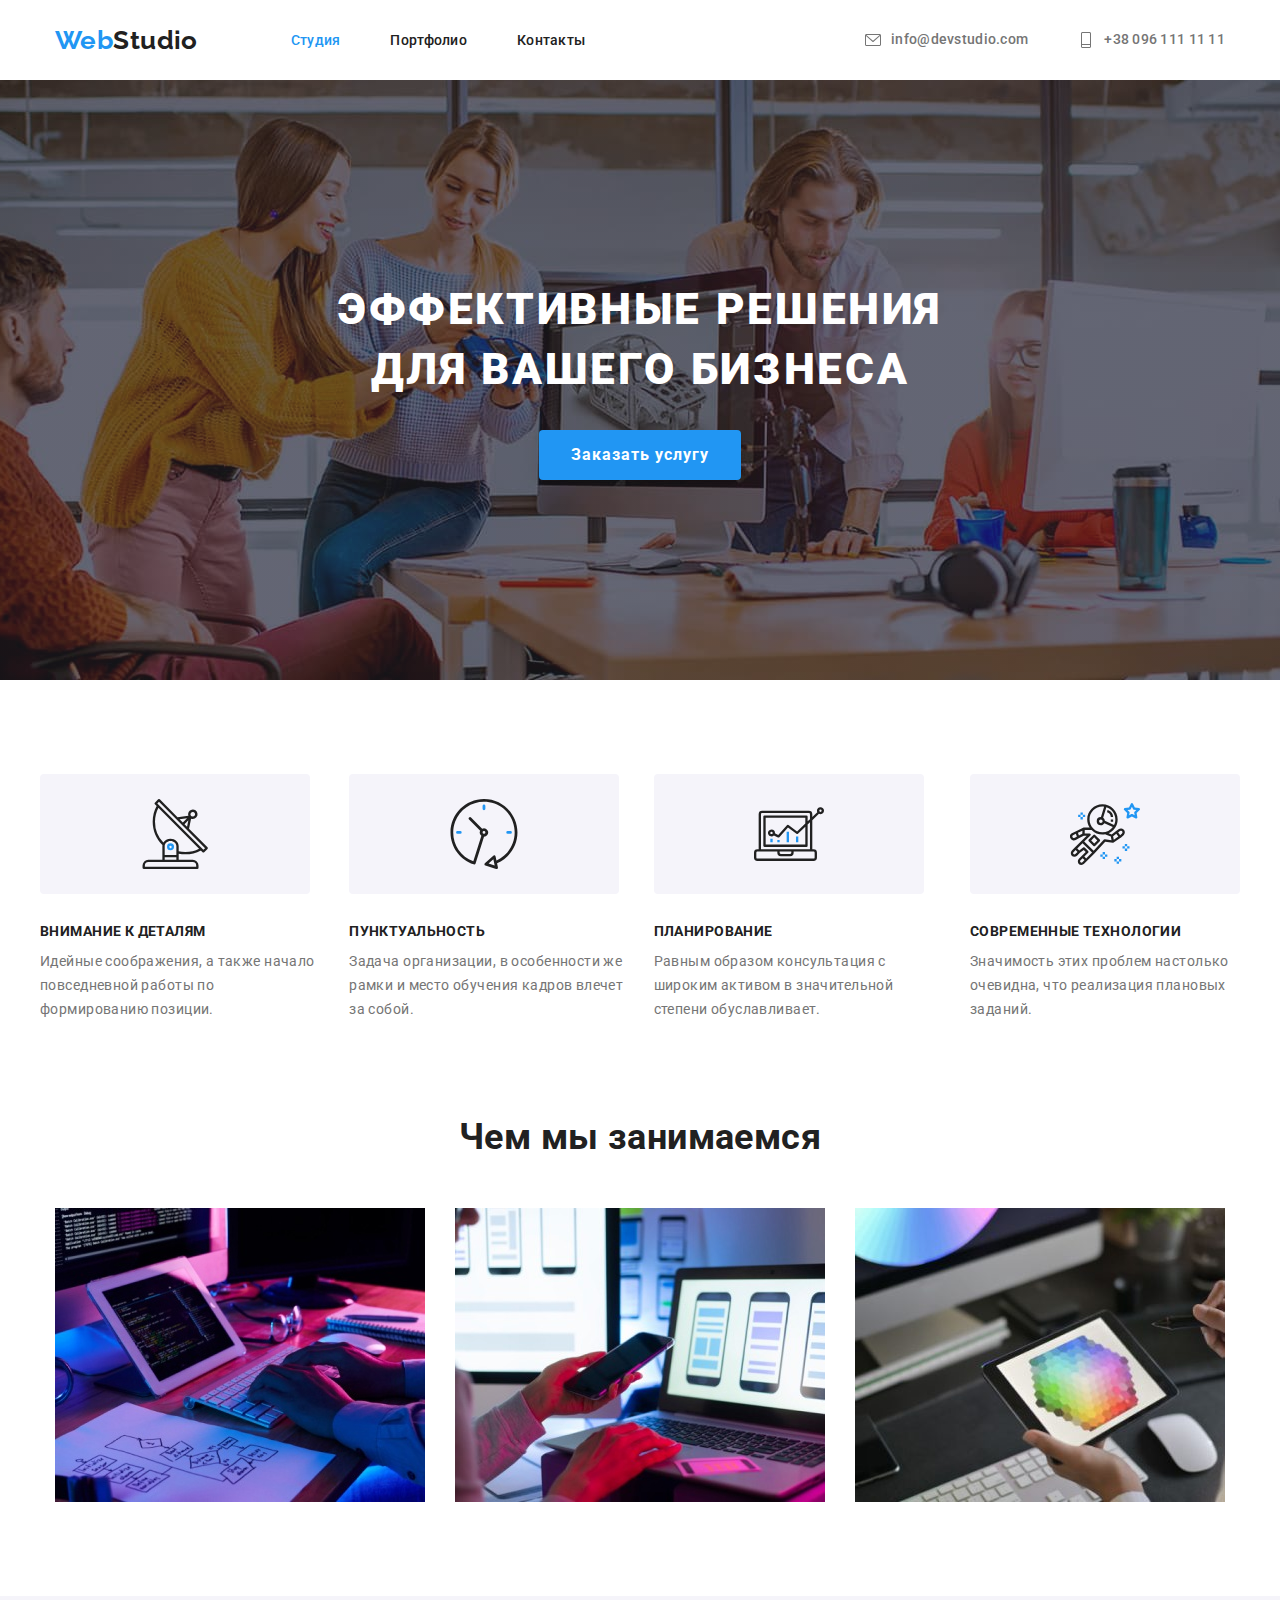
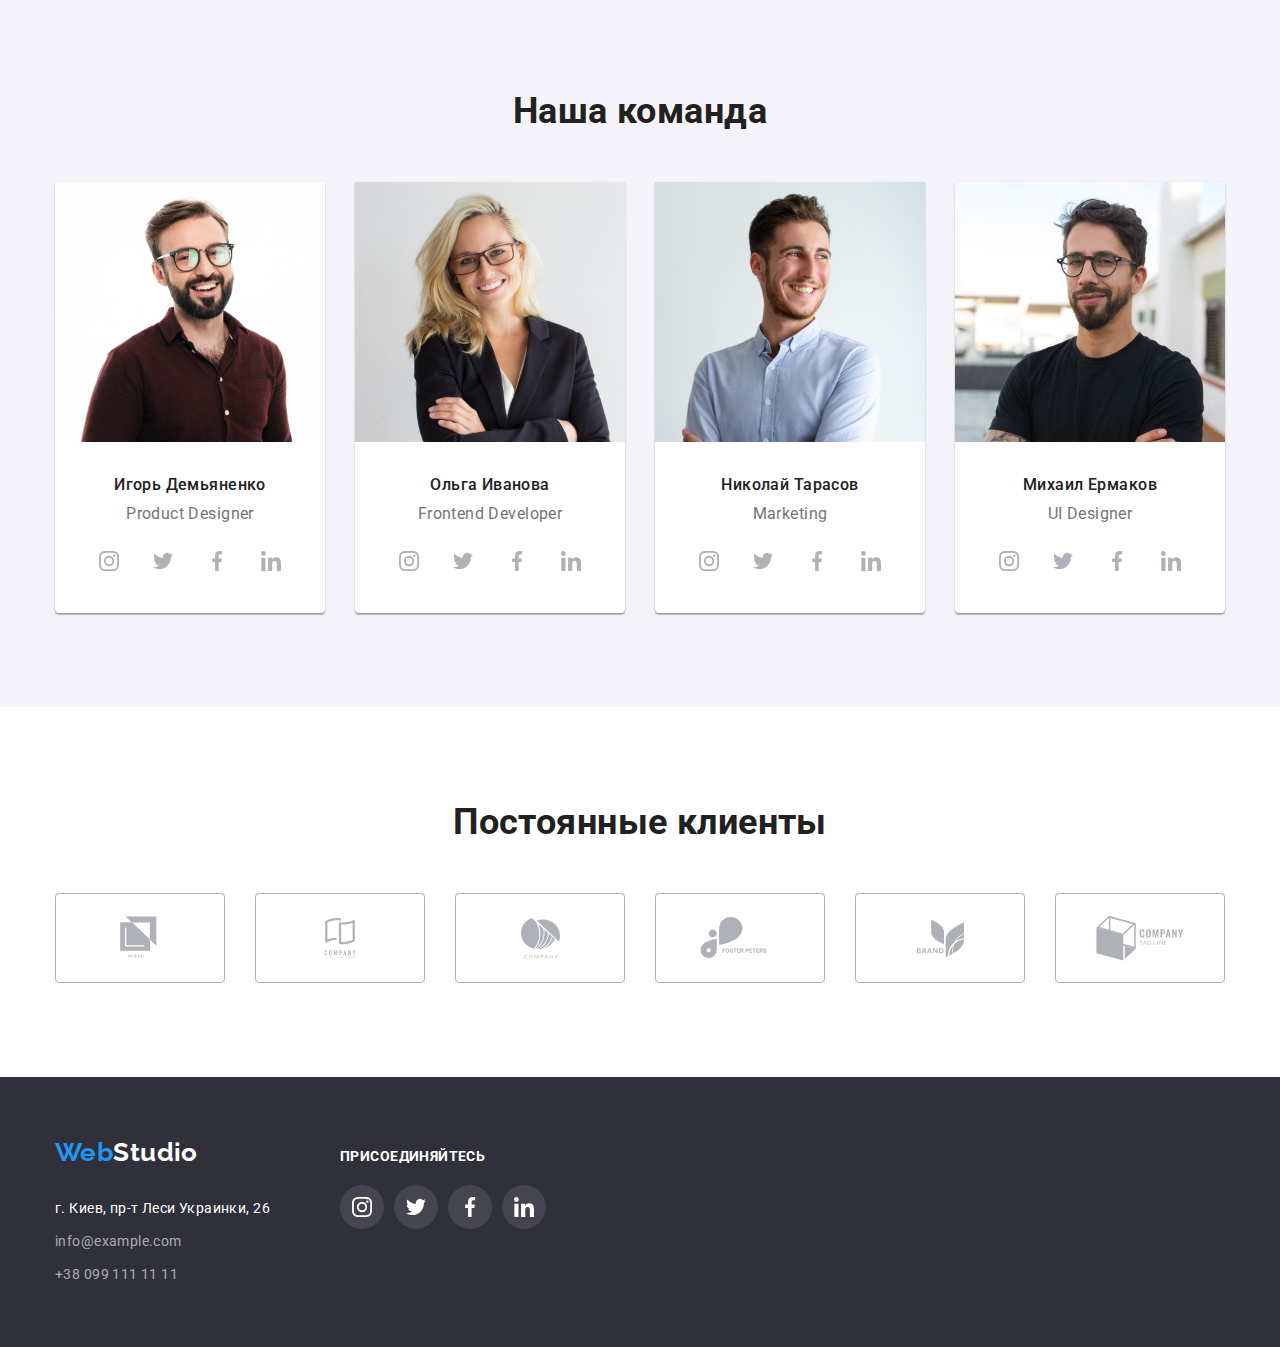
<file: index.html>
<!DOCTYPE html>
<html lang="ru">
<head>
    <meta charset="UTF-8">
    <meta name="viewport" content="width=device-width, initial-scale=1.0">
    <title>Студия</title>
    <link rel="stylesheet" href="https://cdnjs.cloudflare.com/ajax/libs/modern-normalize/1.0.0/modern-normalize.min.css">
    <link href="https://fonts.googleapis.com/css2?family=Raleway:wght@700&family=Roboto:wght@400;500;700;900&display=swap" rel="stylesheet">
    <link rel="stylesheet" href="./css/styles.css">
</head>
<body>
    <!--Шапка сайта-->
    <header class="page-header">
       <div class="container">
            <nav class="navigation">
                <a href="./index.html" lang="en" class="logo"><span>Web</span>Studio</a>
                <ul class="list site-nav">
                    <li class="site-nav-item"><a href="./index.html" class="link current">Студия</a></li>
                    <li class="site-nav-item"><a href="./portfolio.html" class="link">Портфолио</a></li>
                    <li class="site-nav-item"><a href="" class="link">Контакты</a></li>
                </ul> 
            </nav>

            <ul class="list auth-nav">
                <li class="auth-nav-item">
                    <a href="mailto:info@devstudio.com" class="link">
                        <svg class="icon-auth-nav" width="16" height="12">
                            <use href="./images/sprite.svg#icon-mail"></use>
                        </svg>
                        info@devstudio.com
                    </a>
                </li>
                <li class="auth-nav-item">
                    <a href="tel:380961111111" class="link">
                        <svg class="icon-auth-nav" width="10" height="16">
                            <use href="./images/sprite.svg#icon-tel"></use>
                        </svg>
                        +38 096 111 11 11
                    </a>
                </li> 
            </ul>
       </div>
    </header>

    <main>
        <!--Герой-->
        <section class="hero">
            <h1 class="hero-title">Эффективные решения <br> для вашего бизнеса</h1>
            <button type="button" class="button">Заказать услугу</button>
        </section>

        <!--Преимущество-->
        <section class="section feature">
            <div class="container">
                <h2 class="title section-title visually-hidden">Наши преимущества</h2>
                <ul class="feature-list">
                    <li class="list feature-list-item">
                        <div class="container-icon">
                            <svg class="icon-feature-list">
                                <use href="./images/sprite.svg#icon-feature1"></use>
                            </svg>
                        </div>
                        <h3 class="subtitle feature-title">Внимание к деталям</h3>
                        <p class="text section-item">Идейные соображения, а также начало повседневной работы по формированию позиции.</p>
                    </li>
                    <li class="list feature-list-item">
                        <div class="container-icon">
                            <svg class="icon-feature-list">
                                <use href="./images/sprite.svg#icon-feature2"></use>
                            </svg>
                        </div>
                        <h3 class="subtitle feature-title">Пунктуальность</h3>
                        <p class="text section-item">Задача организации, в особенности же рамки и место обучения кадров влечет за собой.</p>
                    </li>
                    <li class="list feature-list-item">
                        <div class="container-icon">
                            <svg class="icon-feature-list">
                                <use href="./images/sprite.svg#icon-feature3"></use>
                            </svg>
                        </div>
                        <h3 class="subtitle feature-title">Планирование</h3>
                        <p class="text section-item">Равным образом консультация с широким активом в значительной степени обуславливает.</p>
                    </li>
                    <li class="list feature-list-item">
                        <div class="container-icon">
                            <svg class="icon-feature-list">
                                <use href="./images/sprite.svg#icon-feature4"></use>
                            </svg>
                        </div>    
                        <h3 class="subtitle feature-title">Современные технологии</h3>
                        <p class="text section-item">Значимость этих проблем настолько очевидна, что реализация плановых заданий.</p>
                    </li>
                </ul>
            </div> 
        </section>

        <!--Чем мы занимаемся-->
        <section class="section service">
            <div class="container">
                <h2 class="title section-title">Чем мы занимаемся</h2>
                <ul class="list service-list">
                    <li class="service-item">
                        <img src="./images/work1.jpg" alt="Десктопные приложения" width="370" class="service-img">
                    </li>
                    <li class="service-item"> 
                        <img src="./images/work2.jpg" alt="Мобильные приложения" width="370" class="service-img">
                    </li>
                    <li class="service-item">
                        <img src="./images/work3.jpg" alt="Дизайнерские решения" width="370" class="service-img">
                    </li>  
                </ul>
            </div>
        </section>

        <!--Наша команда-->
        <section class="section team">
            <div class="container">
                <h2 class="title section-title">Наша команда</h2>
                <ul class="list team-list">
                    <li class="team-card">
                        <img class="team-photo" src="./images/teamcard1.jpg" alt="Игорь Демьяненко фото" width="270">
                        <div class="container-team">
                            <h3 class="subtitle">Игорь Демьяненко</h3>
                            <p lang="en" class="text section-item career">Product Designer</p>
                            <ul class="list social-link-list">
                                <li class="social-link-item">
                                    <a href="" class="link link-button" aria-label="Ссылка на Instagram">
                                        <svg class="link-icon" width="20px" height="20px">
                                            <use href="./images/sprite.svg#icon-instagram"></use>
                                        </svg>
                                    </a>
                                </li>
                                <li class="social-link-item">
                                    <a href="" class="link link-button" aria-label="Ссылка на Twitter">
                                        <svg class="link-icon" width="20px" height="20px">
                                            <use href="./images/sprite.svg#icon-twitter"></use>
                                        </svg>
                                    </a>
                                </li>
                                <li class="social-link-item">
                                    <a href="" class="link link-button" aria-label="Ссылка на Facebook">
                                        <svg class="link-icon" width="20px" height="20px">
                                            <use href="./images/sprite.svg#icon-facebook"></use>
                                        </svg>
                                    </a>
                                </li>
                                <li class="social-link-item">
                                    <a href="" class="link link-button" aria-label="Ссылка на Linkedin">
                                        <svg class="link-icon" width="20px" height="20px">
                                            <use href="./images/sprite.svg#icon-linkedin"></use>
                                        </svg>
                                    </a>
                                </li>
                            </ul>
                        </div>
                    </li>
                    <li class="team-card">
                        <img class="team-photo" src="./images/teamcard2.jpg" alt="Ольга Иванова фото" width="270">
                        <div class="container-team">    
                            <h3 class="subtitle">Ольга Иванова</h3>
                            <p lang="en" class="text section-item career">Frontend Developer</p>
                            <ul class="list social-link-list">
                                <li class="social-link-item">
                                    <a href="" class="link link-button" aria-label="Ссылка на Instagram">
                                        <svg class="link-icon" width="20px" height="20px">
                                            <use href="./images/sprite.svg#icon-instagram"></use>
                                        </svg>
                                    </a>
                                </li>
                                <li class="social-link-item">
                                    <a href="" class="link link-button" aria-label="Ссылка на Twitter">
                                        <svg class="link-icon" width="20px" height="20px">
                                            <use href="./images/sprite.svg#icon-twitter"></use>
                                        </svg>
                                    </a>
                                </li>
                                <li class="social-link-item">
                                    <a href="" class="link link-button" aria-label="Ссылка на Facebook">
                                        <svg class="link-icon" width="20px" height="20px">
                                            <use href="./images/sprite.svg#icon-facebook"></use>
                                        </svg>
                                    </a>
                                </li>
                                <li class="social-link-item">
                                    <a href="" class="link link-button" aria-label="Ссылка на Linkedin">
                                        <svg class="link-icon" width="20px" height="20px">
                                            <use href="./images/sprite.svg#icon-linkedin"></use>
                                        </svg>
                                    </a>
                                </li>
                            </ul>
                        </div>
                    </li>
                    <li class="team-card">
                        <img class="team-photo" src="./images/teamcard3.jpg" alt="Николай Тарасов фото" width="270">
                        <div class="container-team">
                            <h3 class="subtitle">Николай Тарасов</h3>
                            <p lang="en" class="text section-item career">Marketing</p>
                            <ul class="list social-link-list">
                                <li class="social-link-item">
                                    <a href="" class="link link-button" aria-label="Ссылка на Instagram">
                                        <svg class="link-icon" width="20px" height="20px">
                                            <use href="./images/sprite.svg#icon-instagram"></use>
                                        </svg>
                                    </a>
                                </li>
                                <li class="social-link-item">
                                    <a href="" class="link link-button" aria-label="Ссылка на Twitter">
                                        <svg class="link-icon" width="20px" height="20px">
                                            <use href="./images/sprite.svg#icon-twitter"></use>
                                        </svg>
                                    </a>
                                </li>
                                <li class="social-link-item">
                                    <a href="" class="link link-button" aria-label="Ссылка на Facebook">
                                        <svg class="link-icon" width="20px" height="20px">
                                            <use href="./images/sprite.svg#icon-facebook"></use>
                                        </svg>
                                    </a>
                                </li>
                                <li class="social-link-item">
                                    <a href="" class="link link-button" aria-label="Ссылка на Linkedin">
                                        <svg class="link-icon" width="20px" height="20px">
                                            <use href="./images/sprite.svg#icon-linkedin"></use>
                                        </svg>
                                    </a>
                                </li>
                            </ul>
                        </div>
                    </li>
                    <li class="team-card">
                        <img class="team-photo" src="./images/teamcard4.jpg" alt="Михаил Ермаков фото" width="270">
                        <div class="container-team">
                            <h3 class="subtitle">Михаил Ермаков</h3>
                            <p lang="en" class="text section-item career">UI Designer</p>
                            <ul class="list social-link-list">
                                <li class="social-link-item">
                                    <a href="" class="link link-button" aria-label="Ссылка на Instagram">
                                        <svg class="link-icon" width="20px" height="20px">
                                            <use href="./images/sprite.svg#icon-instagram"></use>
                                        </svg>
                                    </a>
                                </li>
                                <li class="social-link-item">
                                    <a href="" class="link link-button" aria-label="Ссылка на Twitter">
                                        <svg class="link-icon" width="20px" height="20px">
                                            <use href="./images/sprite.svg#icon-twitter"></use>
                                        </svg>
                                    </a>
                                </li>
                                <li class="social-link-item">
                                    <a href="" class="link link-button" aria-label="Ссылка на Facebook">
                                        <svg class="link-icon" width="20px" height="20px">
                                            <use href="./images/sprite.svg#icon-facebook"></use>
                                        </svg>
                                    </a>
                                </li>
                                <li class="social-link-item">
                                    <a href="" class="link link-button" aria-label="Ссылка на Linkedin">
                                        <svg class="link-icon" width="20px" height="20px">
                                            <use href="./images/sprite.svg#icon-linkedin"></use>
                                        </svg>
                                    </a>
                                </li>
                            </ul>
                        </div>
                    </li>
                </ul>
            </div>
        </section>

        <!-- Постоянные клиенты -->
        <section class="section-clients">
            <div class="container">
                <h2 class="title section-title">Постоянные клиенты</h2>
                <ul class="list client-list">
                    <li class="client-item">
                        <a href="" class="client-card">
                            <svg class="client-card-icon" width="44" height="49">
                                 <use href="./images/sprite.svg#icon-client1"></use>
                            </svg>
                        </a>
                    </li>
                    <li class="client-item">
                        <a href="" class="client-card">
                            <svg class="client-card-icon" width="40" height="52">
                                 <use href="./images/sprite.svg#icon-client2"></use>
                            </svg>
                        </a>
                    </li>
                    <li class="client-item">
                        <a href="" class="client-card">
                            <svg class="client-card-icon" width="41" height="43">
                                 <use href="./images/sprite.svg#icon-client3"></use>
                            </svg>
                        </a>
                    </li>
                    <li class="client-item">
                        <a href="" class="client-card">
                            <svg class="client-card-icon" width="80" height="42">
                                 <use href="./images/sprite.svg#icon-client4"></use>
                            </svg>
                        </a>
                    </li>
                    <li class="client-item">
                        <a href="" class="client-card">
                            <svg class="client-card-icon" width="59" height="47">
                                 <use href="./images/sprite.svg#icon-client5"></use>
                            </svg>
                        </a>
                    </li>
                    <li class="client-item">
                        <a href="" class="client-card">
                            <svg class="client-card-icon" width="88" height="45">
                                 <use href="./images/sprite.svg#icon-client6"></use>
                            </svg>
                        </a>
                    </li>
                </ul>
            </div>
        </section>

    </main>

	<!--футер-->
	<footer class="page-footer">
        <div class="container">
            <div class="section-address">
                <a href="index.html" lang="en" class="logo"><span>Web</span>Studio</a>
                <address class="address">
                    <ul class="list footer-auth-nav">
                        <li class="footer-auth-nav-item">
                            <a class="location" href="https://goo.gl/maps/gdBBpiUcLbtsfD2N9" target="_blank" rel="noopener noreferrer">г. Киев, пр-т Леси Украинки, 26</a>
                        </li>
                        <li class="footer-auth-nav-item">
                            <a href="mailto:info@example.com" class="link">info@example.com</a>
                        </li>
                        <li class="footer-auth-nav-item">
                            <a href="tel:380991111111" class="link">+38 099 111 11 11</a>
                        </li>
                    </ul>
                </address>  
            </div>   
            <div class="section-subscription">
                <h3 class="subtitle footer-title">Присоединяйтесь</h3>
                <ul class="list social-link-list footer-links">
                    <li class="social-link-item">
                        <a href="" class="link link-button footer-link-button" aria-label="Ссылка на Instagram">
                            <svg class="link-icon" width="20px" height="20px">
                                <use href="./images/sprite.svg#icon-instagram"></use>
                            </svg>
                        </a>
                    </li>
                    <li class="social-link-item">
                        <a href="" class="link link-button footer-link-button" aria-label="Ссылка на Twitter">
                            <svg class="link-icon" width="20px" height="20px">
                                <use href="./images/sprite.svg#icon-twitter"></use>
                            </svg>
                        </a>
                    </li>
                    <li class="social-link-item">
                        <a href="" class="link link-button footer-link-button" aria-label="Ссылка на Facebook">
                            <svg class="link-icon" width="20px" height="20px">
                                <use href="./images/sprite.svg#icon-facebook"></use>
                            </svg>
                        </a>
                    </li>
                    <li class="social-link-item">
                        <a href="" class="link link-button footer-link-button" aria-label="Ссылка на Linkedin">
                            <svg class="link-icon" width="20px" height="20px">
                                <use href="./images/sprite.svg#icon-linkedin"></use>
                            </svg>
                        </a>
                    </li>
                </ul>
            </div>
        </div>          
    </footer>
</body>
</html>
</file>
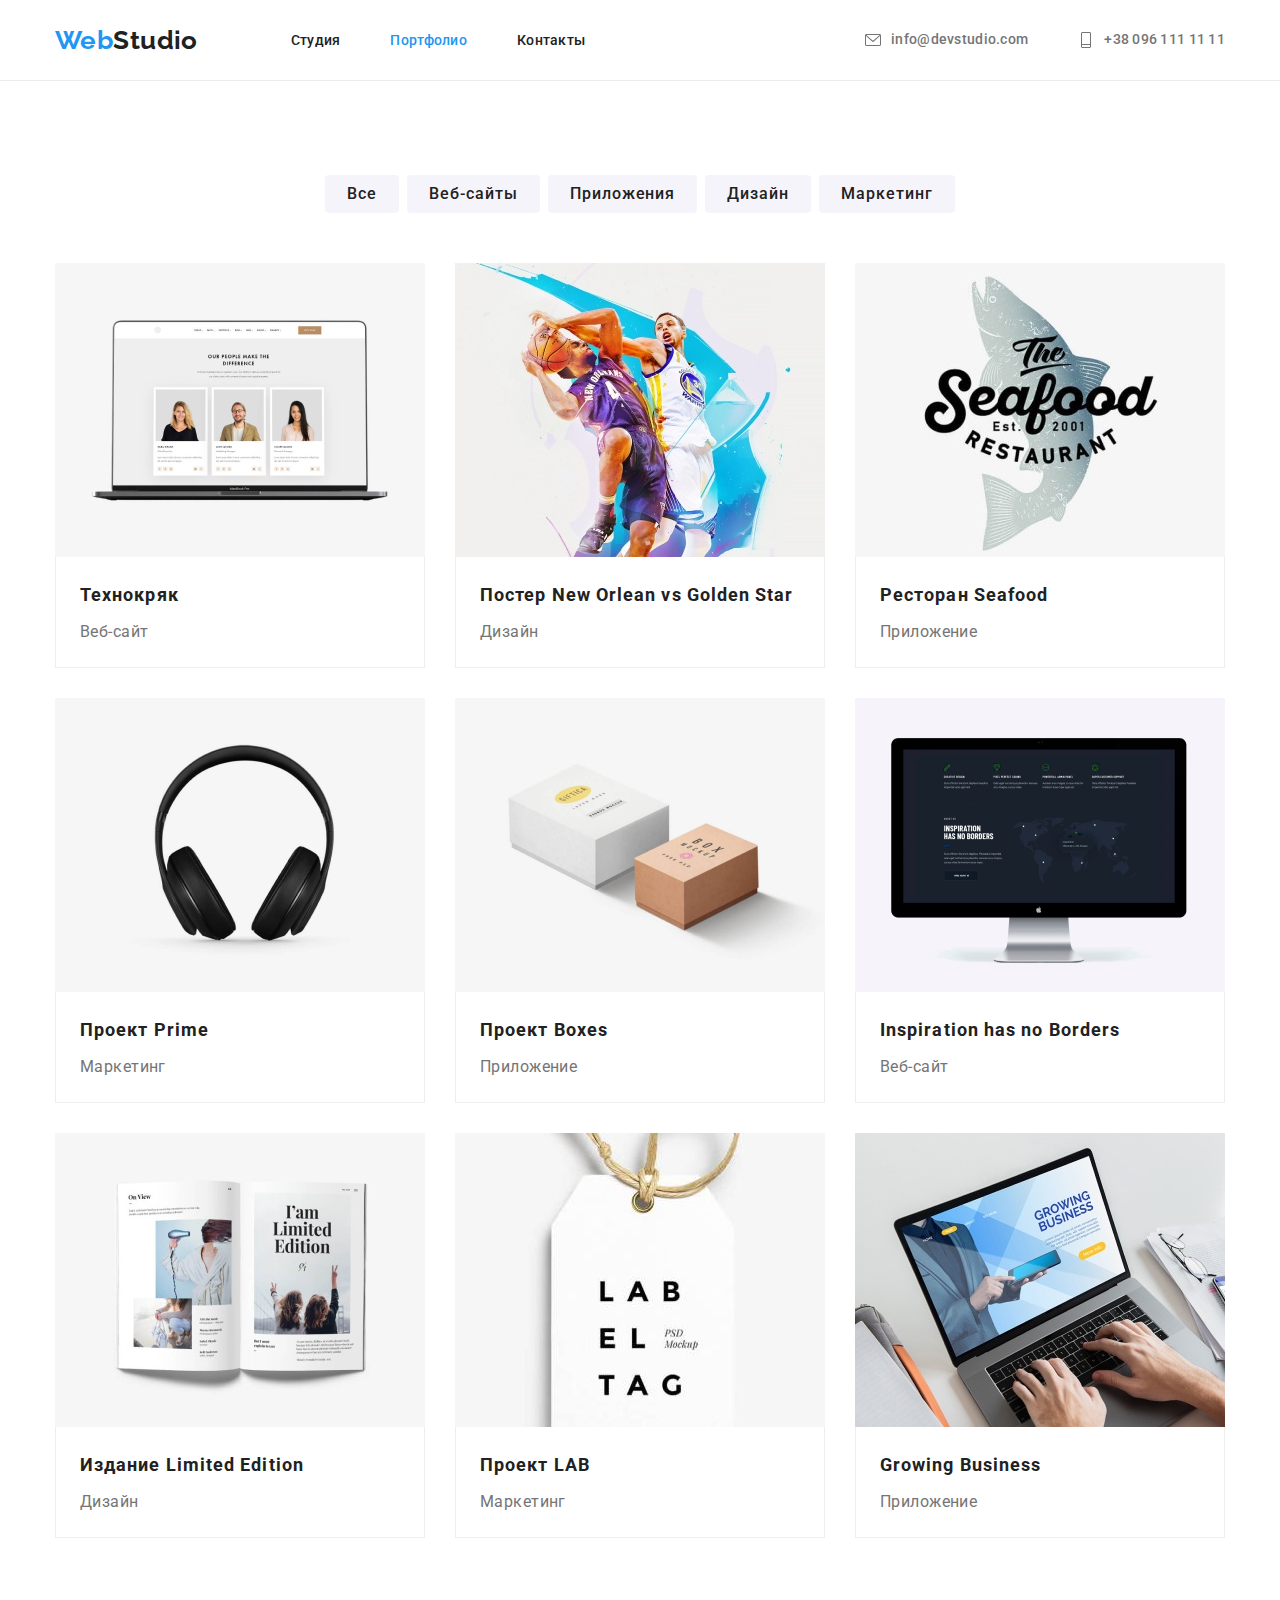
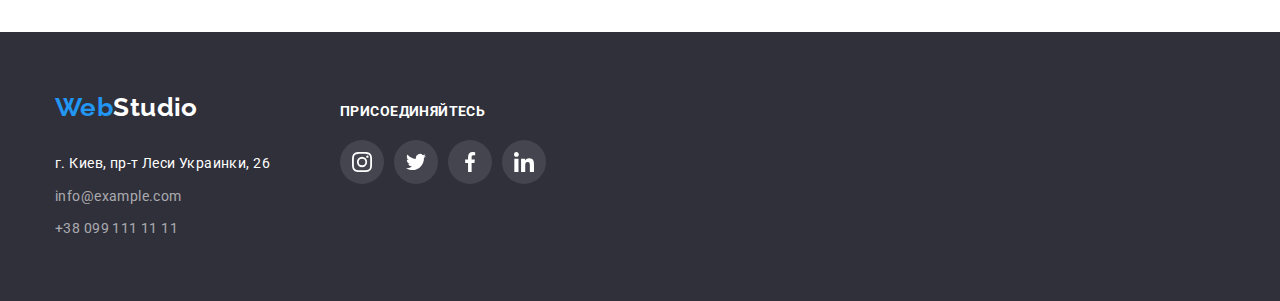
<file: portfolio.html>
<!DOCTYPE html>
<html lang="ru">
<head>
    <meta charset="UTF-8">
    <meta name="viewport" content="width=device-width, initial-scale=1.0">
    <title>Портфолио</title>
    <link rel="stylesheet" href="https://cdnjs.cloudflare.com/ajax/libs/modern-normalize/0.7.0/modern-normalize.min.css">
    <link href="https://fonts.googleapis.com/css2?family=Raleway:wght@700&family=Roboto:wght@400;500;700;900&display=swap" rel="stylesheet">
    <link rel="stylesheet" href="./css/styles.css">
</head>
<body>
    <!--Шапка сайта-->
    <header class="page-header">
        <div class="container">
             <nav class="navigation">
                 <a href="./index.html" lang="en" class="logo"><span>Web</span>Studio</a>
                 <ul class="list site-nav">
                     <li class="site-nav-item"><a href="./index.html" class="link">Студия</a></li>
                     <li class="site-nav-item"><a href="./portfolio.html" class="link current">Портфолио</a></li>
                     <li class="site-nav-item"><a href="" class="link">Контакты</a></li>
                 </ul> 
             </nav>
 
             <ul class="list auth-nav">
                 <li class="auth-nav-item">
                     <a href="mailto:info@devstudio.com" class="link">
                         <svg class="icon-auth-nav" wigth="16" height="12">
                             <use href="./images/sprite.svg#icon-mail"></use>
                         </svg>
                         info@devstudio.com
                     </a>
                 </li>
                 <li class="auth-nav-item">
                     <a href="tel:380961111111" class="link">
                         <svg class="icon-auth-nav" width="10" height="16">
                             <use href="./images/sprite.svg#icon-tel"></use>
                         </svg>
                         +38 096 111 11 11
                     </a>
                 </li> 
             </ul>
        </div>
     </header>

    <main>
        <section class="page-portfolio">
            <div class="container">
                <h1 class="visually-hidden">Наши работы</h1>

                <!-- Кнопки-фильтр -->
                <ul class="filter list">
                    <li class="filter-item"><button type="button" class="button">Все</button></li>
                    <li class="filter-item"><button type="button" class="button">Веб-сайты</button></li>
                    <li class="filter-item"><button type="button" class="button">Приложения</button></li>
                    <li class="filter-item"><button type="button" class="button">Дизайн</button></li>
                    <li class="filter-item"><button type="button" class="button">Маркетинг</button></li>
                </ul>
         
                <!-- Галерея -->
                <ul class="portfolio list">
                    <li class="portfolio-item">
                        <a href="" class="link">
                            <img src="./images/portfolio1.jpg" alt="Технокряк" class="poster" width="370" height="294">
                            <div class="portfolio-card">
                                <h2 class="title">Технокряк</h2>
                                 <p class="text">Веб-сайт</p>
                            </div>
                          </a>
                    </li>
                    <li class="portfolio-item">
                        <a href="" class="link">
                            <img src="./images/portfolio2.jpg" alt="Постер New Orlean vs Golden Star" class="poster" width="370" height="294">
                            <div class="portfolio-card">
                                <h2 class="title">Постер New Orlean vs Golden Star</h2>
                                <p class="text">Дизайн</p>
                            </div>
                        </a>
                    </li>
                    <li class="portfolio-item">
                        <a href="" class="link">
                            <img src="./images/portfolio3.jpg" alt="Ресторан Seafood" class="poster" width="370" height="294">
                            <div class="portfolio-card">
                                <h2 class="title">Ресторан Seafood</h2>
                                <p class="text">Приложение</p>
                            </div>
                        </a>
                    </li>
                    <li class="portfolio-item">
                        <a href="" class="link">
                            <img src="./images/portfolio4.jpg" alt="Проект Prime" class="poster" width="370" height="294">
                            <div class="portfolio-card">
                                <h2 class="title">Проект Prime</h2>
                                <p class="text">Маркетинг</p>
                            </div>
                        </a>
                    </li>
                    <li class="portfolio-item">
                        <a href="" class="link">
                            <img src="./images/portfolio5.jpg" alt="Проект Boxes" class="poster" width="370" height="294">
                            <div class="portfolio-card">
                                <h2 class="title">Проект Boxes</h2>
                                <p class="text">Приложение</p>
                            </div>
                        </a>
                    </li>
                    <li class="portfolio-item">
                        <a href="" class="link">
                            <img src="./images/portfolio6.jpg" alt="Inspiration has no Borders" class="poster" width="370" height="294">
                            <div class="portfolio-card">
                                <h2 class="title" lang="en">Inspiration has no Borders</h2>
                                <p class="text">Веб-сайт</p>
                            </div>
                        </a>
                    </li>
                    <li class="portfolio-item">
                        <a href="" class="link">
                            <img src="./images/portfolio7.jpg" alt="Издание Limited Edition" class="poster" width="370" height="294">
                            <div class="portfolio-card">
                                <h2 class="title">Издание Limited Edition</h2>
                                <p class="text">Дизайн</p>
                            </div>
                        </a>
                    </li>
                    <li class="portfolio-item">
                        <a href="" class="link">
                            <img src="./images/portfolio8.jpg" alt="Проект LAB" class="poster" width="370" height="294">
                            <div class="portfolio-card">
                                <h2 class="title">Проект LAB</h2>
                                <p class="text">Маркетинг</p>
                            </div>
                        </a>
                    </li>
                    <li class="portfolio-item">
                        <a href="" class="link">
                            <img src="./images/portfolio9.jpg" alt="Growing Business" class="poster" width="370" height="294">
                            <div class="portfolio-card">
                                <h2 class="title" lang="en">Growing Business</h2>
                                <p class="text">Приложение</p>
                            </div>
                        </a>
                    </li>
                </ul>
            </div>
        </section>   
    </main>

     <!--футер-->
     <footer class="page-footer">
        <div class="container">
            <div class="section-address">
                <a href="index.html" lang="en" class="logo"><span>Web</span>Studio</a>
                <address class="address">
                    <ul class="list footer-auth-nav">
                        <li class="footer-auth-nav-item">
                            <a class="location" href="https://goo.gl/maps/gdBBpiUcLbtsfD2N9" target="_blank" rel="noopener noreferrer">г. Киев, пр-т Леси Украинки, 26</a>
                        </li>
                        <li class="footer-auth-nav-item">
                            <a href="mailto:info@example.com" class="link">info@example.com</a>
                        </li>
                        <li class="footer-auth-nav-item">
                            <a href="tel:380991111111" class="link">+38 099 111 11 11</a>
                        </li>
                    </ul>
                </address>  
            </div>   
            <div class="section-subscription">
                <h3 class="subtitle footer-title">Присоединяйтесь</h3>
                <ul class="list social-link-list footer-links">
                    <li class="social-link-item">
                        <a href="" class="link link-button footer-link-button" aria-label="Ссылка на Instagram">
                            <svg class="link-icon" width="20px" height="20px">
                                <use href="./images/sprite.svg#icon-instagram"></use>
                            </svg>
                        </a>
                    </li>
                    <li class="social-link-item">
                        <a href="" class="link link-button footer-link-button" aria-label="Ссылка на Twitter">
                            <svg class="link-icon" width="20px" height="20px">
                                <use href="./images/sprite.svg#icon-twitter"></use>
                            </svg>
                        </a>
                    </li>
                    <li class="social-link-item">
                        <a href="" class="link link-button footer-link-button" aria-label="Ссылка на Facebook">
                            <svg class="link-icon" width="20px" height="20px">
                                <use href="./images/sprite.svg#icon-facebook"></use>
                            </svg>
                        </a>
                    </li>
                    <li class="social-link-item">
                        <a href="" class="link link-button footer-link-button" aria-label="Ссылка на Linkedin">
                            <svg class="link-icon" width="20px" height="20px">
                                <use href="./images/sprite.svg#icon-linkedin"></use>
                            </svg>
                        </a>
                    </li>
                </ul>
            </div>
        </div>          
    </footer>
</body>
</html>
</file>
<file: css/styles.css>
html{
    box-sizing: border-box;
}

*
*::after,
*::before{
    box-sizing: inherit;
}

:root{
    --primary-text-color: #212121;
    --secondary-text-color: #757575;
    --accent-color: #2196F3;
    --primary-background-color: #ffffff;
    --secondary-background-color: #2F303A;
    --accessorial-background-color: #F5F4FA;
    --title-text-color: #ffffff;
    --background-icon: #AFB1B8;
}

body{
    background-color: var(--primary-background-color);
    color: var(--primary-text-color);
    font-family: 'Roboto', sans-serif;
    font-size: 14px;
    font-weight: 400;
    letter-spacing: 0.03em;
}

.list{
    padding: 0;
    margin: 0;
    list-style: none;
}

.link{
    text-decoration: none;
}

.container{
    width: 1200px;
	margin-left: auto;
	margin-right: auto;
	padding-left: 15px;
    padding-right: 15px;
}

.page-header .container{
    display: flex;
    align-items: center;
    justify-content: flex-end;
}

/* Логотип */

.logo{
    font-family: 'Raleway', sans-serif;
    color: var(--primary-text-color);
    font-weight: 700;
	font-size: 26px;
    line-height: 1.19;
    text-decoration: none;
    padding-top: 24px;
    padding-bottom: 24px;
}

.logo > span{
    color: var(--accent-color);
}

/* Навигация */

.site-nav{
    display: flex;
    align-items: center;
    margin-left: 93px;
}

.auth-nav{
    display: flex;
}

.site-nav-item:not(:last-child),
.auth-nav-item:not(:last-child){
    margin-right: 50px;
}

.site-nav .link,
.auth-nav .link{
    font-weight: 500;
    line-height: 1.14;
    letter-spacing: 0.02em;
}

.site-nav .link{ 
    color: var(--primary-text-color);
}

.auth-nav .link{
    color: var(--secondary-text-color);
    display: flex;
}

.icon-auth-nav{
    margin-right: 10px;
	width: 16px;
    height: 16px;
    fill: currentColor;
}

.site-nav .link,
.auth-nav .link{
    padding: 32px 0px;
}

.link:hover,
.link:focus,
.link:active,
.site-nav .link.current,
.page-footer .link:hover,
.page-footer .link:focus,
.page-footer .link:active{
    color: var(--accent-color);
}

.navigation{
    display: flex;
    margin-right: auto;
}

/* Hero */

.hero{
    background-color: var(--secondary-background-color);
    background-image: linear-gradient(rgba(47, 48, 58, 0.4), rgba(47, 48, 58, 0.4)), url(../images/hero.jpg);
    background-repeat: no-repeat;
    background-position: center;
    background-size: cover;
    text-align: center;
    height: 600px;
    max-width: 1600px;
    margin-left: auto;
    margin-right: auto;
    display: flex;
    flex-direction: column;
    align-items: center;
    justify-content: center;
}

.hero-title{
    color: var(--title-text-color);
    font-weight: 900;
    font-size: 44px;
    line-height: 1.36;
    letter-spacing: 0.06em;
    text-transform: uppercase;
    margin: 0px 0px 30px;
}

.button{
    color: var(--title-text-color);
    background-color: var(--accent-color);
    font-weight: 700;
    font-size: 16px;
    line-height: 1.87;
    letter-spacing: 0.06em;
}

.hero .button{
    box-shadow: 0px 4px 4px rgba(0, 0, 0, 0.15);
    border-radius: 4px;
    border: none;
    padding: 10px 32px;
}

/* Секция преимущество */

.section-title{
    font-weight: 700;
    font-size: 36px;
    line-height: 1.17;
    text-align: center;
}

.visually-hidden {
	position: absolute;
	width: 1px;
	height: 1px;
	margin: -1px;
	border: 0;
	padding: 0;
	clip: rect(0 0 0 0);
	overflow: hidden;
}

.container-icon{
    background: var(--accessorial-background-color);
    display: flex;
    justify-content: center;
    align-items: center;
    width: 270px;
    height: 120px;
    margin-bottom: 30px;
    border-radius: 4px;
}

.icon-feature-list{
    width: 70px;
    height: 70px;
}

.feature-title,
.footer-title{
    font-weight: 700;
    font-size: 14px;
    line-height: 1.14;
    text-transform: uppercase;
}

.section-item{
    color: var(--secondary-text-color);
    line-height: 1.71;
    margin: 0;
}

.feature .container{
    padding: 94px 0px 94px;
}

.feature-list{
    display: flex;
    padding: 0;
    margin: 0;
}

.feature-list-item:not(:last-child),
.service-item:not(:last-child){
    margin-right: 30px;
}

.feature-list-item{
    width: calc((100%-3*30)/4);
}

.subtitle{
    margin-top: 0;
    margin-bottom: 10px;
}
/* Чем мы занимаемся */

.service-list{
    display: flex;
    margin-bottom: 94px;
}

.section-title{
    margin: 0px 0px 50px;
}

.service-item .service-img{
    display: block;
}

/* Секция -наша команда */

.team{
    background-color: var(--accessorial-background-color);
    padding: 94px 0px;
}

.team-card{
    background-color: var(--primary-background-color);
    box-shadow: 0px 1px 3px rgba(0, 0, 0, 0.12), 0px 1px 1px rgba(0, 0, 0, 0.14), 0px 2px 1px rgba(0, 0, 0, 0.2);
    border-radius: 0px 0px 4px 4px;
    text-align: center;
}

.team-card:not(:last-child){
    margin-right: 30px;
}

.team-list{
    display: flex;
    flex-wrap: wrap;
}

/* .team-photo{
    margin-bottom: 30px;
} */

.team-card  .subtitle{
    font-weight: 500;
}

.team .section-item{
    margin: 0px 0px 16px;
}

.team-card .subtitle,
.team-card .career{
    font-size: 16px;
    line-height: 1.19;
    text-align: center;
}

.container-team{
    padding: 30px 32px;
}

/* Ссылки на соцсети */

.social-link-list{
    display: flex;
    justify-content: center;
}

.link-button{
    display: flex;
    justify-content: center;
    align-items: center;
    width: 44px;
    height: 44px;
    border: transparent;
    border-radius: 50%;
}

.footer-link-button{
    background: rgba(255, 255, 255, 0.1);
}

.link-button:hover{
    background-color: var(--accent-color);
}
.footer-link-button .link-icon,
.link-button:hover .link-icon{
    fill: var(--title-text-color);
}

.social-link-item:not(:last-child){
    margin-right: 10px;
}

.link-icon{
    width: 20px;
    height: 20px;
    fill: var(--background-icon);
}

/* Постоянные клиенты */

.section-clients{
padding: 94px 0px;   
}

.client-list{
    display: flex;
    justify-content: center;
}

.client-list .client-item:not(:last-child){
    margin-right: 30px;
}

.client-card{
    display: flex;
    justify-content: center;
    align-items: center;
    width: 170px;
    height: 90px;
    border: 1px solid var(--background-icon);
    border-radius: 4px;
}

.client-card-icon{
    fill: var(--background-icon);
}

.client-card:hover .client-card-icon{
    fill: var(--accent-color);
}

.client-card:hover{
    border: 1px solid var(--accent-color);
}

/* Футер */

.page-footer{
    background-color: var(--secondary-background-color);
}

.page-footer .container{
    display: flex;
    padding: 60px 15px;
    align-items: baseline;
}
 
.page-footer .logo{
    display: inline-block;
    margin-bottom: 20px;
    padding: 0;
    color: var(--title-text-color);
}

.page-footer .address{
    font-style: normal;
    line-height: 1.71;
    color: var(--title-text-color);
}

.footer-auth-nav .link{
    display: inline-block;
    line-height: 1.71;
    color: rgba(255, 255, 255, 0.6);
}
.footer-auth-nav-item{
    margin-top: 9px;
}

.footer-links,
.portfolio-card .text,
.portfolio-item .link{
    margin: 0;  
}

.location{
    color: var(--title-text-color);
    text-decoration: none;
    margin: 0;
}

.footer-title{
    color: var(--title-text-color);
    margin-bottom: 20px;
}

.section-address{
    margin-right: 70px;
}

/* ПОРТФОЛИО */

/* Кнопки */

.filter .button{
    font-family: 'Roboto', sans-serif;
    font-weight: 500;
    font-size: 16px;
    line-height: 1.62;
    text-align: center;
    color: var(--primary-text-color);
    background-color: var(--accessorial-background-color);
    border-radius: 4px;
    border: none;
    padding: 6px 22px;
    cursor: pointer;
}

.filter-item:not(:last-child){
    margin-right: 8px;
}

.filter.list{
    display: flex;
    justify-content: center;
}

.filter .button:hover,
.filter .button:active,
.filter .button:focus{
    background-color: var(--accent-color);
    color: var(--title-text-color);
    box-shadow: 0px 3px 1px rgba(0, 0, 0, 0.1), 0px 1px 2px rgba(0, 0, 0, 0.08), 0px 2px 2px rgba(0, 0, 0, 0.12);
}

/* Галерея */

.portfolio-item{
    background: var(--primary-background-color);
    margin-right: 30px;
    margin-bottom: 30px;
    width: calc((1170px-2*30px)/3);
}

.portfolio-item:nth-child(3n){
    margin-right: 0;
}

.portfolio-item:nth-last-child(-n+3){
    margin-bottom: 0;
}

.portfolio-item:hover{
    box-shadow: 0px 1px 1px rgba(0, 0, 0, 0.12), 0px 4px 4px rgba(0, 0, 0, 0.06), 1px 4px 6px rgba(0, 0, 0, 0.16);
}

.poster{
    display: block;
    max-width: 100%;
    height: auto;
}

.portfolio .title{
    color: var(--primary-text-color);
    font-weight: 700;
    font-size: 18px;
    line-height: 2;
    letter-spacing: 0.06em;
}

.portfolio .text{
    color: var(--secondary-text-color);
    font-size: 16px;
    line-height: 1.87;
}

.page-portfolio{
    padding: 94px 0px;
    border-top: 1px solid #ECECEC;;
}

.portfolio.list{
    display: flex;
    flex-wrap: wrap;
    margin-top: 50px;
}

.portfolio-card{
    padding: 20px 24px;
    border-right: 1px solid #eeeeee;
	border-bottom: 1px solid #eeeeee;
	border-left: 1px solid #eeeeee;
}

.portfolio-card .title{
    margin-top: 0;
    margin-bottom: 4px;
}
</file>
